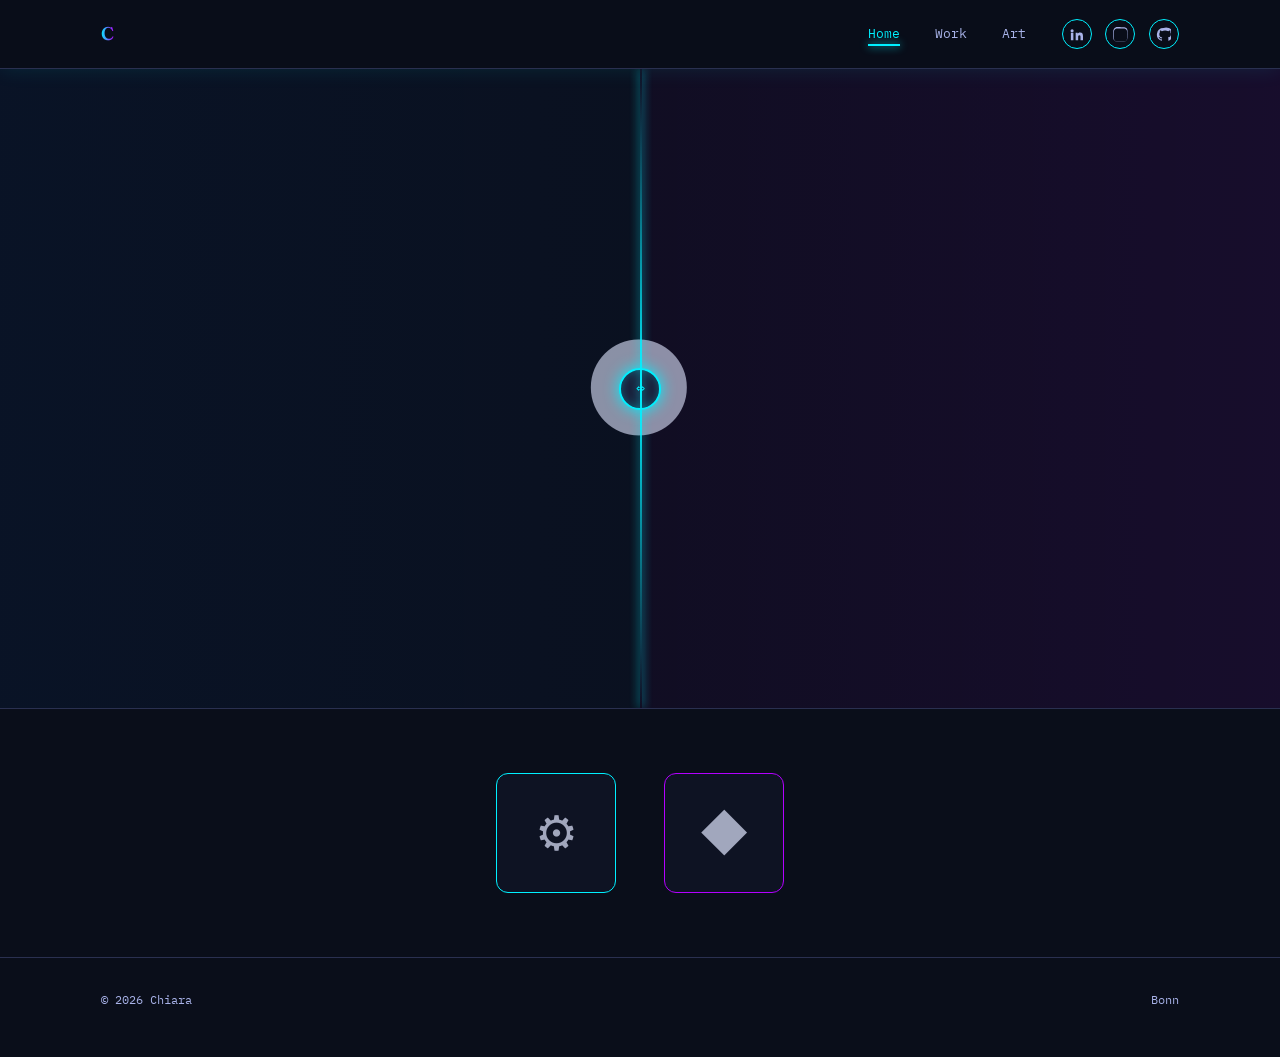
<file: index.html>
<!DOCTYPE html>
<html lang="en">
<head>
<meta charset="UTF-8" />
<meta name="viewport" content="width=device-width, initial-scale=1.0" />
<title>Chiara — Engineer / Artist</title>
<meta name="description" content="Portfolio of Chiara" />
<link rel="preconnect" href="https://fonts.googleapis.com">
<link rel="preconnect" href="https://fonts.gstatic.com" crossorigin>
<link href="https://fonts.googleapis.com/css2?family=Fraunces:ital,wght@0,500;0,600;1,500&family=Inter:wght@400;500;600&family=IBM+Plex+Mono:wght@400;500&display=swap" rel="stylesheet">
<link rel="stylesheet" href="css/style.css" />
</head>
<body>

<header class="site-header">
  <div class="wrap">
    <a class="brand" href="index.html">C</a>
    <button class="nav-toggle" id="navToggle" aria-label="Toggle navigation" aria-expanded="false">
      <svg width="18" height="18" viewBox="0 0 18 18" fill="none"><path d="M2 5h14M2 9h14M2 13h14" stroke="currentColor" stroke-width="1.4"/></svg>
    </button>
    <nav class="main-nav" id="mainNav">
      <a href="index.html" aria-current="page">Home</a>
      <a href="work.html">Work</a>
      <a href="art.html">Art</a>
      <div class="socials">
        <a href="https://www.linkedin.com/in/YOUR-HANDLE" target="_blank" rel="noopener" aria-label="LinkedIn">
          <svg viewBox="0 0 24 24" fill="currentColor"><path d="M4.98 3.5a2.5 2.5 0 1 1 0 5 2.5 2.5 0 0 1 0-5zM3 9h4v12H3zm7 0h3.8v1.7h.05c.53-1 1.83-2.05 3.77-2.05 4.03 0 4.78 2.65 4.78 6.1V21h-4v-5.1c0-1.24-.02-2.83-1.73-2.83-1.73 0-2 1.35-2 2.75V21h-4V9z"/></svg>
        </a>
        <a href="https://instagram.com/YOUR-HANDLE" target="_blank" rel="noopener" aria-label="Instagram">
          <svg viewBox="0 0 24 24" fill="currentColor"><path d="M12 2.2c3.2 0 3.58.01 4.85.07 1.17.05 1.97.24 2.43.4a4.9 4.9 0 0 1 1.77 1.15 4.9 4.9 0 0 1 1.15 1.77c.16.46.35 1.26.4 2.43.06 1.27.07 1.67.07 4.85 0 3.18 0 3.58-.07 4.85-.05 1.17-.24 1.97-.4 2.43a4.9 4.9 0 0 1-1.15 1.77 4.9 4.9 0 0 1-1.77 1.15c-.46.16-1.26.35-2.43.4-1.27.06-1.67.07-4.85.07-3.18 0-3.58 0-4.85-.07-1.17-.05-1.97-.24-2.43-.4a4.9 4.9 0 0 1-1.77-1.15 4.9 4.9 0 0 1-1.15-1.77c-.16-.46-.35-1.26-.4-2.43-.06-1.27-.07-1.67-.07-4.85 0-3.18 0-3.58.07-4.85.05-1.17.24-1.97.4-2.43a4.9 4.9 0 0 1 1.15-1.77 4.9 4.9 0 0 1 1.77-1.15c.46-.16 1.26-.35 2.43-.4 1.27-.06 1.67-.07 4.85-.07M12 0C8.74 0 8.33.01 7.05.07 5.78.13 4.94.32 4.25.6 3.53.89 2.93 1.3 2.33 1.9S1.18 3.52.89 4.24C.6 4.93.4 5.77.35 7.06.29 8.33.28 8.74.28 12s.01 3.67.07 4.95c.06 1.3.25 2.14.53 2.84.3.71.9 1.32 1.5 1.92s1.21.6 1.93.9c.7.28 1.54.47 2.84.53 1.27.05 1.68.07 4.95.07s3.68-.02 4.95-.07c1.3-.06 2.14-.25 2.84-.53.71-.3 1.32-.9 1.92-1.5s.6-1.22.9-1.93c.28-.7.47-1.54.53-2.84.05-1.27.07-1.68.07-4.95s-.02-3.68-.07-4.95c-.06-1.3-.25-2.14-.53-2.84-.3-.71-.9-1.32-1.5-1.92s-1.21-.6-1.93-.9c-.7-.28-1.54-.47-2.84-.53C15.67.3 15.26.28 12 .28z"/></svg>
        </a>
        <a href="https://github.com/YOUR-HANDLE" target="_blank" rel="noopener" aria-label="GitHub">
          <svg viewBox="0 0 24 24" fill="currentColor"><path d="M12 1.5a10.5 10.5 0 0 0-3.32 20.47c.53.1.72-.23.72-.51v-1.98c-2.93.64-3.55-1.25-3.55-1.25-.48-1.22-1.17-1.55-1.17-1.55-.96-.65.07-.64.07-.64 1.06.07 1.62 1.08 1.62 1.08.95 1.61 2.48 1.15 3.08.88.1-.68.37-1.14.67-1.41-2.35-.26-4.83-1.17-4.83-5.18 0-1.15.41-2.09 1.08-2.82-.11-.27-.47-1.35.1-2.81 0 0 .88-.28 2.88 1.07a10.06 10.06 0 0 1 5.24-1.41c1.77.01 3.56.59 5.24 1.41 2-1.35 2.88-1.07 2.88-1.07.57 1.46.21 2.54.1 2.81.67.73 1.08 1.67 1.08 2.82 0 4.02-2.48 4.91-4.84 5.16.38.33.72.97.72 1.96v2.91c0 .28.19.61.72.51A10.5 10.5 0 0 0 12 1.5z"/></svg>
        </a>
      </div>
    </nav>
  </div>
</header>

<section class="split-hero" id="splitHero" style="--split: 50%;">
  <div class="split-pane left">
    <div class="icon-block">●</div>
  </div>
  <div class="split-pane right">
    <div class="icon-block">●</div>
  </div>
  <div class="split-handle" id="splitHandle" tabindex="0" role="slider" aria-label="Reveal engineering or art side" aria-valuemin="20" aria-valuemax="80" aria-valuenow="50">
    <div class="split-grip">⇔</div>
  </div>
</section>

<section class="intro wrap">
  <div class="home-links">
    <a class="home-card tech" href="work.html">
      <div class="icon">⚙</div>
    </a>
    <a class="home-card art" href="art.html">
      <div class="icon">◆</div>
    </a>
  </div>
</section>

<footer class="site-footer">
  <div class="wrap">
    <span>© <span id="year"></span> Chiara</span>
    <span>Bonn</span>
  </div>
</footer>

<script src="js/main.js"></script>
</body>
</html>
</file>
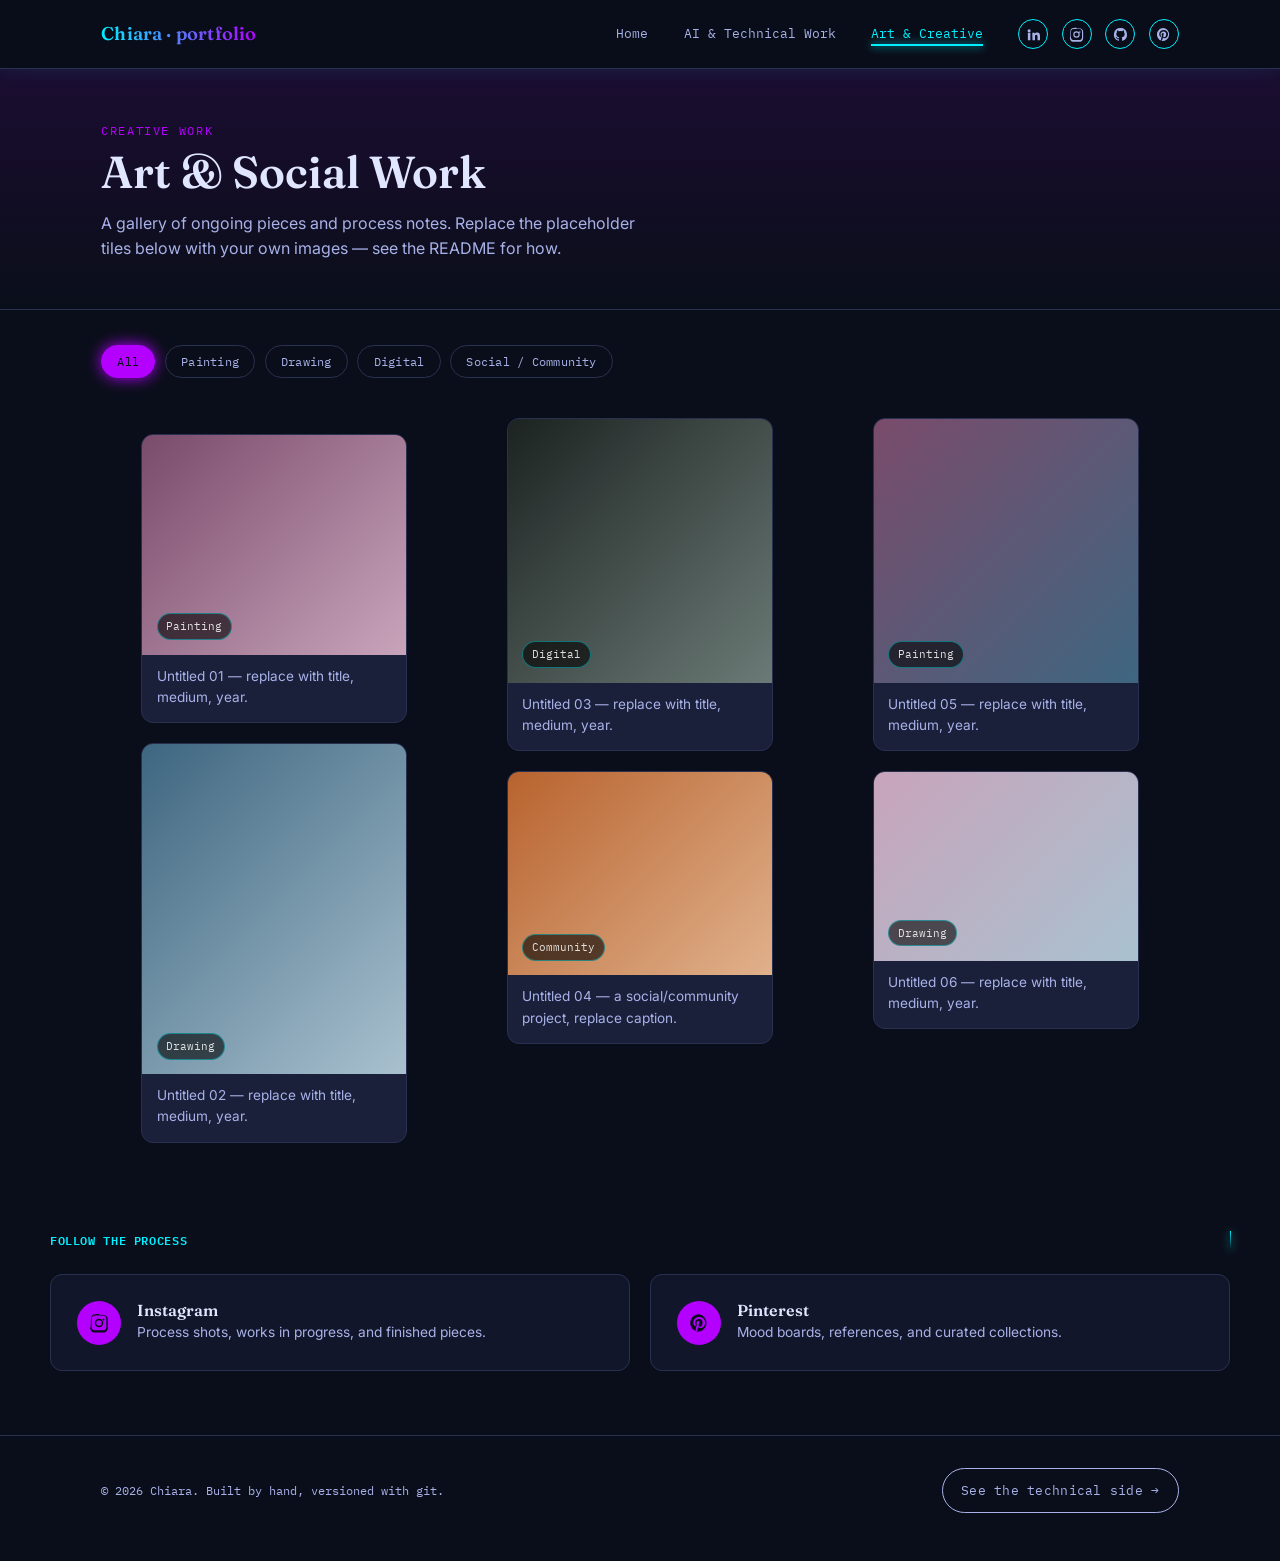
<file: art.html>
<!DOCTYPE html>
<html lang="en">
<head>
<meta charset="UTF-8" />
<meta name="viewport" content="width=device-width, initial-scale=1.0" />
<title>Art & Creative — Chiara</title>
<meta name="description" content="Chiara's art, creative practice, and social/community work." />
<link rel="preconnect" href="https://fonts.googleapis.com">
<link rel="preconnect" href="https://fonts.gstatic.com" crossorigin>
<link href="https://fonts.googleapis.com/css2?family=Fraunces:ital,wght@0,500;0,600;1,500&family=Inter:wght@400;500;600&family=IBM+Plex+Mono:wght@400;500&display=swap" rel="stylesheet">
<link rel="stylesheet" href="css/style.css" />
</head>
<body>

<header class="site-header">
  <div class="wrap">
    <a class="brand" href="index.html">Chiara <span>·</span> <span class="b">portfolio</span></a>
    <button class="nav-toggle" id="navToggle" aria-label="Toggle navigation" aria-expanded="false">
      <svg width="18" height="18" viewBox="0 0 18 18" fill="none"><path d="M2 5h14M2 9h14M2 13h14" stroke="currentColor" stroke-width="1.4"/></svg>
    </button>
    <nav class="main-nav" id="mainNav">
      <a href="index.html">Home</a>
      <a href="work.html">AI &amp; Technical Work</a>
      <a href="art.html" aria-current="page">Art &amp; Creative</a>
      <div class="socials">
        <a href="https://www.linkedin.com/in/YOUR-HANDLE" target="_blank" rel="noopener" aria-label="LinkedIn">
          <svg viewBox="0 0 24 24" fill="currentColor"><path d="M4.98 3.5a2.5 2.5 0 1 1 0 5 2.5 2.5 0 0 1 0-5zM3 9h4v12H3zm7 0h3.8v1.7h.05c.53-1 1.83-2.05 3.77-2.05 4.03 0 4.78 2.65 4.78 6.1V21h-4v-5.6c0-1.34-.02-3.06-1.87-3.06-1.87 0-2.16 1.46-2.16 2.96V21h-4z"/></svg>
        </a>
        <a href="https://instagram.com/YOUR-HANDLE" target="_blank" rel="noopener" aria-label="Instagram">
          <svg viewBox="0 0 24 24" fill="currentColor"><path d="M12 2.2c3.2 0 3.58.01 4.85.07 1.17.05 1.97.24 2.43.4a4.9 4.9 0 0 1 1.77 1.15 4.9 4.9 0 0 1 1.15 1.77c.16.46.35 1.26.4 2.43.06 1.27.07 1.65.07 4.85s-.01 3.58-.07 4.85c-.05 1.17-.24 1.97-.4 2.43a4.9 4.9 0 0 1-1.15 1.77 4.9 4.9 0 0 1-1.77 1.15c-.46.16-1.26.35-2.43.4-1.27.06-1.65.07-4.85.07s-3.58-.01-4.85-.07c-1.17-.05-1.97-.24-2.43-.4a4.9 4.9 0 0 1-1.77-1.15 4.9 4.9 0 0 1-1.15-1.77c-.16-.46-.35-1.26-.4-2.43C2.21 15.58 2.2 15.2 2.2 12s.01-3.58.07-4.85c.05-1.17.24-1.97.4-2.43a4.9 4.9 0 0 1 1.15-1.77A4.9 4.9 0 0 1 5.59 1.8c.46-.16 1.26-.35 2.43-.4C9.29 1.34 9.67 1.33 12 1.33m0 1.8c-3.17 0-3.53.01-4.77.07-.95.04-1.47.2-1.81.34-.46.18-.78.39-1.13.73-.34.35-.55.67-.73 1.13-.14.34-.3.86-.34 1.81-.06 1.24-.07 1.6-.07 4.77s.01 3.53.07 4.77c.04.95.2 1.47.34 1.81.18.46.39.78.73 1.13.35.34.67.55 1.13.73.34.14.86.3 1.81.34 1.24.06 1.6.07 4.77.07s3.53-.01 4.77-.07c.95-.04 1.47-.2 1.81-.34.46-.18.78-.39 1.13-.73.34-.35.55-.67.73-1.13.14-.34.3-.86.34-1.81.06-1.24.07-1.6.07-4.77s-.01-3.53-.07-4.77c-.04-.95-.2-1.47-.34-1.81a3.07 3.07 0 0 0-.73-1.13 3.07 3.07 0 0 0-1.13-.73c-.34-.14-.86-.3-1.81-.34-1.24-.06-1.6-.07-4.77-.07M12 6.87a5.13 5.13 0 1 1 0 10.26 5.13 5.13 0 0 1 0-10.26m0 1.8a3.33 3.33 0 1 0 0 6.66 3.33 3.33 0 0 0 0-6.66m5.34-2a1.2 1.2 0 1 1 0 2.4 1.2 1.2 0 0 1 0-2.4"/></svg>
        </a>
        <a href="https://github.com/YOUR-HANDLE" target="_blank" rel="noopener" aria-label="GitHub">
          <svg viewBox="0 0 24 24" fill="currentColor"><path d="M12 1.5a10.5 10.5 0 0 0-3.32 20.47c.53.1.72-.23.72-.51v-1.98c-2.93.64-3.55-1.25-3.55-1.25-.48-1.22-1.17-1.55-1.17-1.55-.96-.65.07-.64.07-.64 1.06.07 1.62 1.09 1.62 1.09.94 1.61 2.46 1.15 3.06.87.1-.68.37-1.15.67-1.41-2.34-.27-4.8-1.17-4.8-5.2 0-1.15.41-2.09 1.08-2.82-.11-.27-.47-1.35.1-2.81 0 0 .88-.28 2.88 1.08a10 10 0 0 1 5.25 0c2-1.36 2.88-1.08 2.88-1.08.57 1.46.21 2.54.1 2.81.68.73 1.08 1.67 1.08 2.82 0 4.04-2.47 4.92-4.82 5.18.38.33.72.97.72 1.96v2.9c0 .28.19.62.73.51A10.5 10.5 0 0 0 12 1.5z"/></svg>
        </a>
        <a href="https://pinterest.com/YOUR-HANDLE" target="_blank" rel="noopener" aria-label="Pinterest">
          <svg viewBox="0 0 24 24" fill="currentColor"><path d="M12 1.5C6.2 1.5 1.5 6.2 1.5 12c0 4.44 2.77 8.24 6.68 9.76-.09-.83-.17-2.1.04-3 .19-.81 1.22-5.18 1.22-5.18s-.31-.62-.31-1.55c0-1.45.84-2.53 1.89-2.53.89 0 1.32.67 1.32 1.47 0 .9-.57 2.24-.87 3.48-.25 1.05.52 1.9 1.55 1.9 1.86 0 3.29-1.96 3.29-4.79 0-2.5-1.8-4.25-4.36-4.25-2.97 0-4.71 2.23-4.71 4.53 0 .9.34 1.86.78 2.38a.31.31 0 0 1 .07.3c-.08.33-.26 1.05-.29 1.2-.05.2-.16.24-.37.14-1.38-.64-2.24-2.65-2.24-4.27 0-3.48 2.53-6.67 7.28-6.67 3.82 0 6.8 2.72 6.8 6.36 0 3.8-2.39 6.85-5.72 6.85-1.12 0-2.17-.58-2.53-1.27l-.69 2.62c-.25.96-.92 2.16-1.37 2.9A10.5 10.5 0 1 0 12 1.5z"/></svg>
        </a>
      </div>
    </nav>
  </div>
</header>

<section class="page-head art">
  <div class="wrap">
    <span class="eyebrow" style="color:var(--bloom);">Creative work</span>
    <h1>Art &amp; Social Work</h1>
    <p class="lede">A gallery of ongoing pieces and process notes. Replace the placeholder tiles below with your own images — see the README for how.</p>
  </div>
</section>

<section class="wrap">
  <div class="filters" id="filters">
    <button class="filter-btn active" data-filter="all">All</button>
    <button class="filter-btn" data-filter="painting">Painting</button>
    <button class="filter-btn" data-filter="drawing">Drawing</button>
    <button class="filter-btn" data-filter="digital">Digital</button>
    <button class="filter-btn" data-filter="community">Social / Community</button>
  </div>

  <div class="gallery" id="gallery">
    <!-- Placeholder tiles. Replace `data-img` swatches with real <img> tags once you add photos to /assets. -->
    <figure class="tile" data-cat="painting" style="--ar: 1.2;">
      <div class="swatch" style="background: linear-gradient(135deg,#7a4b6b,#c8a4bb);"><span>Painting</span></div>
      <figcaption>Untitled 01 — replace with title, medium, year.</figcaption>
    </figure>
    <figure class="tile" data-cat="drawing" style="--ar: 0.8;">
      <div class="swatch" style="background: linear-gradient(135deg,#3e6680,#a9c1cf);"><span>Drawing</span></div>
      <figcaption>Untitled 02 — replace with title, medium, year.</figcaption>
    </figure>
    <figure class="tile" data-cat="digital" style="--ar: 1;">
      <div class="swatch" style="background: linear-gradient(135deg,#1c2321,#6b7a76);"><span>Digital</span></div>
      <figcaption>Untitled 03 — replace with title, medium, year.</figcaption>
    </figure>
    <figure class="tile" data-cat="community" style="--ar: 1.3;">
      <div class="swatch" style="background: linear-gradient(135deg,#b8632e,#e0b18c);"><span>Community</span></div>
      <figcaption>Untitled 04 — a social/community project, replace caption.</figcaption>
    </figure>
    <figure class="tile" data-cat="painting" style="--ar: 1;">
      <div class="swatch" style="background: linear-gradient(135deg,#7a4b6b,#3e6680);"><span>Painting</span></div>
      <figcaption>Untitled 05 — replace with title, medium, year.</figcaption>
    </figure>
    <figure class="tile" data-cat="drawing" style="--ar: 1.4;">
      <div class="swatch" style="background: linear-gradient(135deg,#c8a4bb,#a9c1cf);"><span>Drawing</span></div>
      <figcaption>Untitled 06 — replace with title, medium, year.</figcaption>
    </figure>
  </div>
</section>

<section class="wrap social-embeds">
  <div class="tl-rail" style="border:none; padding:0; margin-bottom:1.5rem;">
    <div class="tl-title">Follow the process</div>
  </div>
  <div class="row">
    <a class="embed-card" href="https://instagram.com/YOUR-HANDLE" target="_blank" rel="noopener">
      <span class="icon">
        <svg viewBox="0 0 24 24" fill="currentColor"><path d="M12 2.2c3.2 0 3.58.01 4.85.07 1.17.05 1.97.24 2.43.4a4.9 4.9 0 0 1 1.77 1.15 4.9 4.9 0 0 1 1.15 1.77c.16.46.35 1.26.4 2.43.06 1.27.07 1.65.07 4.85s-.01 3.58-.07 4.85c-.05 1.17-.24 1.97-.4 2.43a4.9 4.9 0 0 1-1.15 1.77 4.9 4.9 0 0 1-1.77 1.15c-.46.16-1.26.35-2.43.4-1.27.06-1.65.07-4.85.07s-3.58-.01-4.85-.07c-1.17-.05-1.97-.24-2.43-.4a4.9 4.9 0 0 1-1.77-1.15 4.9 4.9 0 0 1-1.15-1.77c-.16-.46-.35-1.26-.4-2.43C2.21 15.58 2.2 15.2 2.2 12s.01-3.58.07-4.85c.05-1.17.24-1.97.4-2.43a4.9 4.9 0 0 1 1.15-1.77A4.9 4.9 0 0 1 5.59 1.8c.46-.16 1.26-.35 2.43-.4C9.29 1.34 9.67 1.33 12 1.33m0 1.8c-3.17 0-3.53.01-4.77.07-.95.04-1.47.2-1.81.34-.46.18-.78.39-1.13.73-.34.35-.55.67-.73 1.13-.14.34-.3.86-.34 1.81-.06 1.24-.07 1.6-.07 4.77s.01 3.53.07 4.77c.04.95.2 1.47.34 1.81.18.46.39.78.73 1.13.35.34.67.55 1.13.73.34.14.86.3 1.81.34 1.24.06 1.6.07 4.77.07s3.53-.01 4.77-.07c.95-.04 1.47-.2 1.81-.34.46-.18.78-.39 1.13-.73.34-.35.55-.67.73-1.13.14-.34.3-.86.34-1.81.06-1.24.07-1.6.07-4.77s-.01-3.53-.07-4.77c-.04-.95-.2-1.47-.34-1.81a3.07 3.07 0 0 0-.73-1.13 3.07 3.07 0 0 0-1.13-.73c-.34-.14-.86-.3-1.81-.34-1.24-.06-1.6-.07-4.77-.07M12 6.87a5.13 5.13 0 1 1 0 10.26 5.13 5.13 0 0 1 0-10.26m0 1.8a3.33 3.33 0 1 0 0 6.66 3.33 3.33 0 0 0 0-6.66m5.34-2a1.2 1.2 0 1 1 0 2.4 1.2 1.2 0 0 1 0-2.4"/></svg>
      </span>
      <span>
        <h3>Instagram</h3>
        <p>Process shots, works in progress, and finished pieces.</p>
      </span>
    </a>
    <a class="embed-card" href="https://pinterest.com/YOUR-HANDLE" target="_blank" rel="noopener">
      <span class="icon">
        <svg viewBox="0 0 24 24" fill="currentColor"><path d="M12 1.5C6.2 1.5 1.5 6.2 1.5 12c0 4.44 2.77 8.24 6.68 9.76-.09-.83-.17-2.1.04-3 .19-.81 1.22-5.18 1.22-5.18s-.31-.62-.31-1.55c0-1.45.84-2.53 1.89-2.53.89 0 1.32.67 1.32 1.47 0 .9-.57 2.24-.87 3.48-.25 1.05.52 1.9 1.55 1.9 1.86 0 3.29-1.96 3.29-4.79 0-2.5-1.8-4.25-4.36-4.25-2.97 0-4.71 2.23-4.71 4.53 0 .9.34 1.86.78 2.38a.31.31 0 0 1 .07.3c-.08.33-.26 1.05-.29 1.2-.05.2-.16.24-.37.14-1.38-.64-2.24-2.65-2.24-4.27 0-3.48 2.53-6.67 7.28-6.67 3.82 0 6.8 2.72 6.8 6.36 0 3.8-2.39 6.85-5.72 6.85-1.12 0-2.17-.58-2.53-1.27l-.69 2.62c-.25.96-.92 2.16-1.37 2.9A10.5 10.5 0 1 0 12 1.5z"/></svg>
      </span>
      <span>
        <h3>Pinterest</h3>
        <p>Mood boards, references, and curated collections.</p>
      </span>
    </a>
  </div>
</section>

<div class="lightbox" id="lightbox">
  <button class="lightbox-close" id="lightboxClose" aria-label="Close">✕</button>
  <div class="lightbox-inner">
    <div class="swatch" id="lightboxSwatch"></div>
    <div class="lightbox-body">
      <h3 id="lightboxTitle">Untitled</h3>
      <p id="lightboxCaption">Caption</p>
    </div>
  </div>
</div>

<footer class="site-footer">
  <div class="wrap">
    <span>© <span id="year"></span> Chiara. Built by hand, versioned with git.</span>
    <a class="btn ghost" href="work.html">See the technical side →</a>
  </div>
</footer>

<script src="js/main.js"></script>
</body>
</html>
</file>
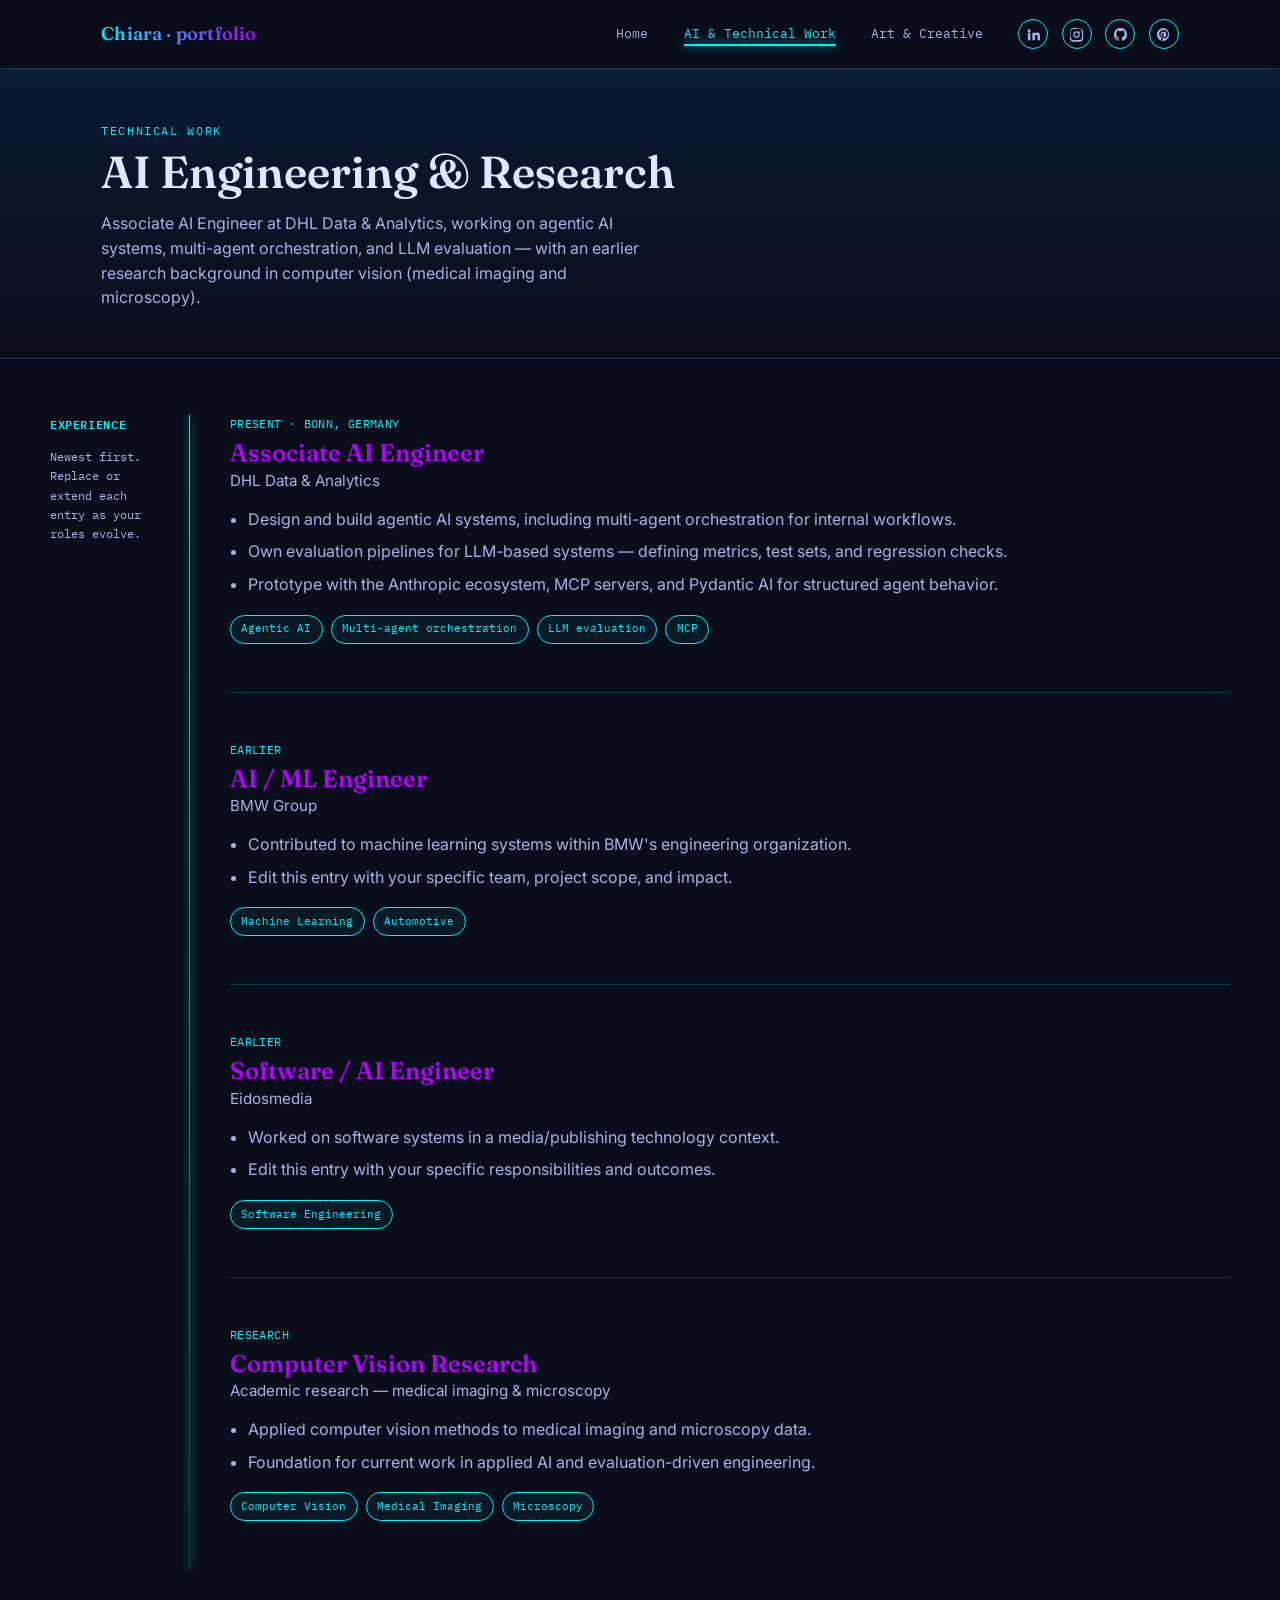
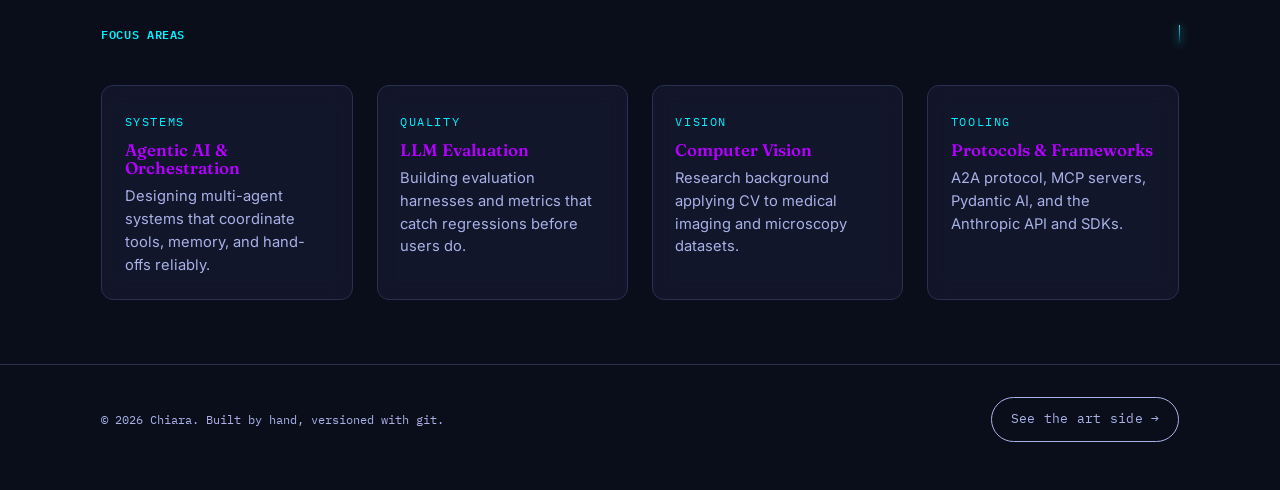
<file: work.html>
<!DOCTYPE html>
<html lang="en">
<head>
<meta charset="UTF-8" />
<meta name="viewport" content="width=device-width, initial-scale=1.0" />
<title>AI & Technical Work — Chiara</title>
<meta name="description" content="Chiara's experience in agentic AI, multi-agent orchestration, LLM evaluation, and computer vision." />
<link rel="preconnect" href="https://fonts.googleapis.com">
<link rel="preconnect" href="https://fonts.gstatic.com" crossorigin>
<link href="https://fonts.googleapis.com/css2?family=Fraunces:ital,wght@0,500;0,600;1,500&family=Inter:wght@400;500;600&family=IBM+Plex+Mono:wght@400;500&display=swap" rel="stylesheet">
<link rel="stylesheet" href="css/style.css" />
</head>
<body>

<header class="site-header">
  <div class="wrap">
    <a class="brand" href="index.html">Chiara <span>·</span> <span class="b">portfolio</span></a>
    <button class="nav-toggle" id="navToggle" aria-label="Toggle navigation" aria-expanded="false">
      <svg width="18" height="18" viewBox="0 0 18 18" fill="none"><path d="M2 5h14M2 9h14M2 13h14" stroke="currentColor" stroke-width="1.4"/></svg>
    </button>
    <nav class="main-nav" id="mainNav">
      <a href="index.html">Home</a>
      <a href="work.html" aria-current="page">AI &amp; Technical Work</a>
      <a href="art.html">Art &amp; Creative</a>
      <div class="socials">
        <a href="https://www.linkedin.com/in/YOUR-HANDLE" target="_blank" rel="noopener" aria-label="LinkedIn">
          <svg viewBox="0 0 24 24" fill="currentColor"><path d="M4.98 3.5a2.5 2.5 0 1 1 0 5 2.5 2.5 0 0 1 0-5zM3 9h4v12H3zm7 0h3.8v1.7h.05c.53-1 1.83-2.05 3.77-2.05 4.03 0 4.78 2.65 4.78 6.1V21h-4v-5.6c0-1.34-.02-3.06-1.87-3.06-1.87 0-2.16 1.46-2.16 2.96V21h-4z"/></svg>
        </a>
        <a href="https://instagram.com/YOUR-HANDLE" target="_blank" rel="noopener" aria-label="Instagram">
          <svg viewBox="0 0 24 24" fill="currentColor"><path d="M12 2.2c3.2 0 3.58.01 4.85.07 1.17.05 1.97.24 2.43.4a4.9 4.9 0 0 1 1.77 1.15 4.9 4.9 0 0 1 1.15 1.77c.16.46.35 1.26.4 2.43.06 1.27.07 1.65.07 4.85s-.01 3.58-.07 4.85c-.05 1.17-.24 1.97-.4 2.43a4.9 4.9 0 0 1-1.15 1.77 4.9 4.9 0 0 1-1.77 1.15c-.46.16-1.26.35-2.43.4-1.27.06-1.65.07-4.85.07s-3.58-.01-4.85-.07c-1.17-.05-1.97-.24-2.43-.4a4.9 4.9 0 0 1-1.77-1.15 4.9 4.9 0 0 1-1.15-1.77c-.16-.46-.35-1.26-.4-2.43C2.21 15.58 2.2 15.2 2.2 12s.01-3.58.07-4.85c.05-1.17.24-1.97.4-2.43a4.9 4.9 0 0 1 1.15-1.77A4.9 4.9 0 0 1 5.59 1.8c.46-.16 1.26-.35 2.43-.4C9.29 1.34 9.67 1.33 12 1.33m0 1.8c-3.17 0-3.53.01-4.77.07-.95.04-1.47.2-1.81.34-.46.18-.78.39-1.13.73-.34.35-.55.67-.73 1.13-.14.34-.3.86-.34 1.81-.06 1.24-.07 1.6-.07 4.77s.01 3.53.07 4.77c.04.95.2 1.47.34 1.81.18.46.39.78.73 1.13.35.34.67.55 1.13.73.34.14.86.3 1.81.34 1.24.06 1.6.07 4.77.07s3.53-.01 4.77-.07c.95-.04 1.47-.2 1.81-.34.46-.18.78-.39 1.13-.73.34-.35.55-.67.73-1.13.14-.34.3-.86.34-1.81.06-1.24.07-1.6.07-4.77s-.01-3.53-.07-4.77c-.04-.95-.2-1.47-.34-1.81a3.07 3.07 0 0 0-.73-1.13 3.07 3.07 0 0 0-1.13-.73c-.34-.14-.86-.3-1.81-.34-1.24-.06-1.6-.07-4.77-.07M12 6.87a5.13 5.13 0 1 1 0 10.26 5.13 5.13 0 0 1 0-10.26m0 1.8a3.33 3.33 0 1 0 0 6.66 3.33 3.33 0 0 0 0-6.66m5.34-2a1.2 1.2 0 1 1 0 2.4 1.2 1.2 0 0 1 0-2.4"/></svg>
        </a>
        <a href="https://github.com/YOUR-HANDLE" target="_blank" rel="noopener" aria-label="GitHub">
          <svg viewBox="0 0 24 24" fill="currentColor"><path d="M12 1.5a10.5 10.5 0 0 0-3.32 20.47c.53.1.72-.23.72-.51v-1.98c-2.93.64-3.55-1.25-3.55-1.25-.48-1.22-1.17-1.55-1.17-1.55-.96-.65.07-.64.07-.64 1.06.07 1.62 1.09 1.62 1.09.94 1.61 2.46 1.15 3.06.87.1-.68.37-1.15.67-1.41-2.34-.27-4.8-1.17-4.8-5.2 0-1.15.41-2.09 1.08-2.82-.11-.27-.47-1.35.1-2.81 0 0 .88-.28 2.88 1.08a10 10 0 0 1 5.25 0c2-1.36 2.88-1.08 2.88-1.08.57 1.46.21 2.54.1 2.81.68.73 1.08 1.67 1.08 2.82 0 4.04-2.47 4.92-4.82 5.18.38.33.72.97.72 1.96v2.9c0 .28.19.62.73.51A10.5 10.5 0 0 0 12 1.5z"/></svg>
        </a>
        <a href="https://pinterest.com/YOUR-HANDLE" target="_blank" rel="noopener" aria-label="Pinterest">
          <svg viewBox="0 0 24 24" fill="currentColor"><path d="M12 1.5C6.2 1.5 1.5 6.2 1.5 12c0 4.44 2.77 8.24 6.68 9.76-.09-.83-.17-2.1.04-3 .19-.81 1.22-5.18 1.22-5.18s-.31-.62-.31-1.55c0-1.45.84-2.53 1.89-2.53.89 0 1.32.67 1.32 1.47 0 .9-.57 2.24-.87 3.48-.25 1.05.52 1.9 1.55 1.9 1.86 0 3.29-1.96 3.29-4.79 0-2.5-1.8-4.25-4.36-4.25-2.97 0-4.71 2.23-4.71 4.53 0 .9.34 1.86.78 2.38a.31.31 0 0 1 .07.3c-.08.33-.26 1.05-.29 1.2-.05.2-.16.24-.37.14-1.38-.64-2.24-2.65-2.24-4.27 0-3.48 2.53-6.67 7.28-6.67 3.82 0 6.8 2.72 6.8 6.36 0 3.8-2.39 6.85-5.72 6.85-1.12 0-2.17-.58-2.53-1.27l-.69 2.62c-.25.96-.92 2.16-1.37 2.9A10.5 10.5 0 1 0 12 1.5z"/></svg>
        </a>
      </div>
    </nav>
  </div>
</header>

<section class="page-head tech">
  <div class="wrap">
    <span class="eyebrow" style="color:var(--signal);">Technical work</span>
    <h1>AI Engineering &amp; Research</h1>
    <p class="lede">Associate AI Engineer at DHL Data &amp; Analytics, working on agentic AI systems, multi-agent orchestration, and LLM evaluation — with an earlier research background in computer vision (medical imaging and microscopy).</p>
  </div>
</section>

<section class="wrap timeline" id="timeline">
  <div class="tl-rail">
    <div class="tl-title">Experience</div>
    <p>Newest first. Replace or extend each entry as your roles evolve.</p>
  </div>

  <div class="tl-entries">
    <article class="entry">
      <div class="role-date">Present · Bonn, Germany</div>
      <h2>Associate AI Engineer</h2>
      <div class="org">DHL Data &amp; Analytics</div>
      <ul>
        <li>Design and build agentic AI systems, including multi-agent orchestration for internal workflows.</li>
        <li>Own evaluation pipelines for LLM-based systems — defining metrics, test sets, and regression checks.</li>
        <li>Prototype with the Anthropic ecosystem, MCP servers, and Pydantic AI for structured agent behavior.</li>
      </ul>
      <div class="tag-row">
        <span class="tag">Agentic AI</span>
        <span class="tag">Multi-agent orchestration</span>
        <span class="tag">LLM evaluation</span>
        <span class="tag">MCP</span>
      </div>
    </article>

    <article class="entry">
      <div class="role-date">Earlier</div>
      <h2>AI / ML Engineer</h2>
      <div class="org">BMW Group</div>
      <ul>
        <li>Contributed to machine learning systems within BMW's engineering organization.</li>
        <li>Edit this entry with your specific team, project scope, and impact.</li>
      </ul>
      <div class="tag-row">
        <span class="tag">Machine Learning</span>
        <span class="tag">Automotive</span>
      </div>
    </article>

    <article class="entry">
      <div class="role-date">Earlier</div>
      <h2>Software / AI Engineer</h2>
      <div class="org">Eidosmedia</div>
      <ul>
        <li>Worked on software systems in a media/publishing technology context.</li>
        <li>Edit this entry with your specific responsibilities and outcomes.</li>
      </ul>
      <div class="tag-row">
        <span class="tag">Software Engineering</span>
      </div>
    </article>

    <article class="entry">
      <div class="role-date">Research</div>
      <h2>Computer Vision Research</h2>
      <div class="org">Academic research — medical imaging &amp; microscopy</div>
      <ul>
        <li>Applied computer vision methods to medical imaging and microscopy data.</li>
        <li>Foundation for current work in applied AI and evaluation-driven engineering.</li>
      </ul>
      <div class="tag-row">
        <span class="tag">Computer Vision</span>
        <span class="tag">Medical Imaging</span>
        <span class="tag">Microscopy</span>
      </div>
    </article>
  </div>
</section>

<section class="wrap">
  <div class="tl-rail" style="border:none; padding:0; margin-bottom:1.5rem;">
    <div class="tl-title">Focus areas</div>
  </div>
  <div class="skills-grid">
    <div class="skill-card">
      <span class="eyebrow">Systems</span>
      <h3>Agentic AI &amp; Orchestration</h3>
      <p>Designing multi-agent systems that coordinate tools, memory, and hand-offs reliably.</p>
    </div>
    <div class="skill-card">
      <span class="eyebrow">Quality</span>
      <h3>LLM Evaluation</h3>
      <p>Building evaluation harnesses and metrics that catch regressions before users do.</p>
    </div>
    <div class="skill-card">
      <span class="eyebrow">Vision</span>
      <h3>Computer Vision</h3>
      <p>Research background applying CV to medical imaging and microscopy datasets.</p>
    </div>
    <div class="skill-card">
      <span class="eyebrow">Tooling</span>
      <h3>Protocols &amp; Frameworks</h3>
      <p>A2A protocol, MCP servers, Pydantic AI, and the Anthropic API and SDKs.</p>
    </div>
  </div>
</section>

<footer class="site-footer">
  <div class="wrap">
    <span>© <span id="year"></span> Chiara. Built by hand, versioned with git.</span>
    <a class="btn ghost" href="art.html">See the art side →</a>
  </div>
</footer>

<script src="js/main.js"></script>
</body>
</html>
</file>
<file: css/style.css>
/* =========================================================
   Design tokens - DARK THEME
   ========================================================= */
:root {
  --ink: #0a0e1a;
  --ink-soft: #1a1f3a;
  --paper: #0a0e1a;
  --paper-dim: #1a1f3a;
  --line: #2a3050;
  --signal: #00f0ff;
  --signal-dim: #00f0ff;
  --bloom: #b300ff;
  --bloom-dim: #b300ff;

  --font-display: "Fraunces", "Iowan Old Style", serif;
  --font-body: "Inter", "Helvetica Neue", Arial, sans-serif;
  --font-mono: "IBM Plex Mono", "SFMono-Regular", Menlo, monospace;

  --max-w: 1180px;
  --pad: clamp(1.25rem, 4vw, 3.5rem);
}

* { box-sizing: border-box; }

html { scroll-behavior: smooth; }

@media (prefers-reduced-motion: reduce) {
  html { scroll-behavior: auto; }
  *, *::before, *::after {
    animation-duration: 0.01ms !important;
    animation-iteration-count: 1 !important;
    transition-duration: 0.01ms !important;
  }
}

body {
  margin: 0;
  background: var(--paper);
  color: #e0e6ff;
  font-family: var(--font-body);
  font-size: 16px;
  line-height: 1.55;
  -webkit-font-smoothing: antialiased;
}

img { max-width: 100%; display: block; }

a {
  color: inherit;
  text-decoration: none;
}

h1, h2, h3 {
  font-family: var(--font-display);
  font-weight: 600;
  line-height: 1.08;
  margin: 0;
}

.eyebrow {
  font-family: var(--font-mono);
  font-size: 0.72rem;
  letter-spacing: 0.14em;
  text-transform: uppercase;
  color: var(--signal);
}

.wrap {
  max-width: var(--max-w);
  margin: 0 auto;
  padding: 0 var(--pad);
}

/* ---------- Header ---------- */
.site-header {
  position: sticky;
  top: 0;
  z-index: 40;
  background: rgba(10, 14, 26, 0.88);
  backdrop-filter: blur(6px);
  border-bottom: 1px solid var(--line);
  box-shadow: 0 0 20px rgba(0, 240, 255, 0.1);
}

.site-header .wrap {
  display: flex;
  align-items: center;
  justify-content: space-between;
  height: 68px;
}

.brand {
  font-family: var(--font-display);
  font-weight: 600;
  font-size: 1.15rem;
  letter-spacing: 0.01em;
  background: linear-gradient(90deg, var(--signal), var(--bloom));
  -webkit-background-clip: text;
  -webkit-text-fill-color: transparent;
  background-clip: text;
}

.brand span { color: var(--signal); }

.brand span.b { color: var(--bloom); }

nav.main-nav {
  display: flex;
  align-items: center;
  gap: clamp(1rem, 3vw, 2.2rem);
  font-family: var(--font-mono);
  font-size: 0.82rem;
}

nav.main-nav a {
  color: #a8b2e8;
  transition: color 0.3s ease;
  position: relative;
}

nav.main-nav a:hover,
nav.main-nav a[aria-current="page"] {
  color: var(--signal);
}

nav.main-nav a[aria-current="page"]::after {
  content: "";
  position: absolute;
  bottom: -2px;
  left: 0;
  right: 0;
  height: 2px;
  background: var(--signal);
  box-shadow: 0 0 8px var(--signal);
}

.socials {
  display: flex;
  gap: 0.85rem;
}

.socials a {
  width: 30px;
  height: 30px;
  border: 1px solid var(--signal);
  border-radius: 50%;
  display: flex;
  align-items: center;
  justify-content: center;
  color: var(--signal);
  transition: all 0.3s ease;
}

.socials a:hover {
  background: var(--signal);
  color: var(--paper);
  box-shadow: 0 0 12px var(--signal);
}

.socials svg { width: 15px; height: 15px; }

.nav-toggle {
  display: none;
  background: none;
  border: 1px solid var(--signal);
  border-radius: 8px;
  width: 38px;
  height: 38px;
  color: var(--signal);
  cursor: pointer;
  transition: all 0.3s ease;
}

.nav-toggle:hover {
  background: var(--signal);
  color: var(--paper);
  box-shadow: 0 0 12px var(--signal);
}

/* ---------- Footer ---------- */
.site-footer {
  border-top: 1px solid var(--line);
  padding: 2rem 0 3rem;
  background: transparent;
}

.site-footer .wrap {
  display: flex;
  flex-wrap: wrap;
  gap: 1rem 2rem;
  align-items: center;
  justify-content: space-between;
  font-family: var(--font-mono);
  font-size: 0.78rem;
  color: #a8b2e8;
}

/* ---------- Buttons / chips ---------- */
.btn {
  display: inline-flex;
  align-items: center;
  gap: 0.5rem;
  font-family: var(--font-mono);
  font-size: 0.82rem;
  letter-spacing: 0.02em;
  padding: 0.7rem 1.15rem;
  border: 1px solid currentColor;
  border-radius: 999px;
  background: transparent;
  color: inherit;
  transition: all 0.3s ease;
  cursor: pointer;
  position: relative;
  overflow: hidden;
}

.btn::before {
  content: "";
  position: absolute;
  top: 0;
  left: -100%;
  width: 100%;
  height: 100%;
  background: currentColor;
  transition: left 0.3s ease;
  z-index: -1;
}

.btn:hover {
  color: var(--paper);
  box-shadow: 0 0 12px currentColor;
}

.btn:hover::before {
  left: 0;
}

/* =========================================================
   Split hero - MINIMAL
   ========================================================= */
.split-hero {
  position: relative;
  height: min(78vh, 640px);
  min-height: 420px;
  overflow: hidden;
  border-bottom: 1px solid var(--line);
  user-select: none;
}

.split-pane {
  position: absolute;
  top: 0;
  bottom: 0;
  width: 100%;
  display: flex;
  flex-direction: column;
  justify-content: center;
  align-items: center;
  padding: var(--pad);
}

.split-pane.left {
  left: 0;
  background: linear-gradient(90deg, rgba(0, 80, 180, 0.08) 0%, transparent 100%);
  color: #e0e6ff;
  clip-path: inset(0 calc(100% - var(--split, 50%)) 0 0);
}

.split-pane.right {
  left: 0;
  background: linear-gradient(270deg, rgba(179, 0, 255, 0.08) 0%, transparent 100%);
  color: #e0e6ff;
  clip-path: inset(0 0 0 var(--split, 50%));
}

.icon-block {
  font-size: 8rem;
  font-weight: 300;
  opacity: 0.6;
  letter-spacing: 2px;
}

.split-handle {
  position: absolute;
  top: 0;
  bottom: 0;
  left: var(--split, 50%);
  width: 48px;
  margin-left: -24px;
  display: flex;
  align-items: center;
  justify-content: center;
  cursor: ew-resize;
  z-index: 15;
  touch-action: none;
}

.split-handle::before {
  content: "";
  position: absolute;
  top: 0;
  bottom: 0;
  left: 50%;
  width: 2px;
  background: linear-gradient(180deg, transparent, var(--signal), transparent);
  box-shadow: 0 0 10px var(--signal);
}

.split-grip {
  width: 42px;
  height: 42px;
  border-radius: 50%;
  background: var(--ink-soft);
  border: 2px solid var(--signal);
  color: var(--signal);
  display: flex;
  align-items: center;
  justify-content: center;
  font-family: var(--font-mono);
  font-size: 0.7rem;
  box-shadow: 0 0 15px var(--signal), inset 0 0 10px rgba(0, 240, 255, 0.3);
  transition: transform 0.15s ease;
}

.split-handle:hover .split-grip,
.split-handle:focus-visible .split-grip {
  transform: scale(1.15);
  box-shadow: 0 0 25px var(--signal), inset 0 0 15px rgba(0, 240, 255, 0.5);
}

/* =========================================================
   Page specific
   ========================================================= */
.page-head {
  padding: 3rem 0 2rem;
  border-bottom: 1px solid var(--line);
  background: linear-gradient(180deg, rgba(0, 240, 255, 0.08) 0%, transparent 100%);
}

.page-head h1 {
  font-size: clamp(2rem, 4vw, 2.8rem);
  margin-top: 0.4rem;
}

.page-head .lede {
  max-width: 56ch;
  color: #a8b2e8;
  margin-top: 0.9rem;
}

.page-head.tech {
  background: linear-gradient(180deg, rgba(0, 128, 255, 0.1), transparent);
}

.page-head.art {
  background: linear-gradient(180deg, rgba(179, 0, 255, 0.1), transparent);
}

/* =========================================================
   Home section - MINIMAL
   ========================================================= */
.intro {
  padding: 4rem 0;
  display: flex;
  align-items: center;
  justify-content: center;
}

.home-links {
  display: flex;
  gap: 3rem;
  justify-content: center;
  align-items: center;
}

.home-card {
  display: flex;
  align-items: center;
  justify-content: center;
  width: 120px;
  height: 120px;
  border: 1px solid var(--line);
  border-radius: 12px;
  background: rgba(26, 31, 58, 0.3);
  transition: all 0.3s ease;
  position: relative;
}

.home-card.tech {
  border-color: var(--signal);
}

.home-card.tech:hover {
  border-color: var(--signal);
  box-shadow: 0 0 20px rgba(0, 240, 255, 0.3);
  transform: translateY(-4px);
}

.home-card.art {
  border-color: var(--bloom);
}

.home-card.art:hover {
  border-color: var(--bloom);
  box-shadow: 0 0 20px rgba(179, 0, 255, 0.3);
  transform: translateY(-4px);
}

.home-card .icon {
  font-size: 3rem;
  font-weight: 300;
  opacity: 0.7;
}

/* =========================================================
   Work page
   ========================================================= */
.timeline {
  padding: 3.5rem 0;
  display: grid;
  grid-template-columns: 140px 1fr;
  gap: 0 2.5rem;
}

@media (max-width: 720px) {
  .timeline {
    grid-template-columns: 1fr;
  }
}

.tl-rail {
  font-family: var(--font-mono);
  font-size: 0.78rem;
  color: #a8b2e8;
  border-right: 1px solid var(--line);
  padding-right: 1.5rem;
  position: relative;
}

.tl-rail::after {
  content: "";
  position: absolute;
  top: 0;
  right: -1px;
  width: 1px;
  height: 100%;
  background: linear-gradient(180deg, var(--signal) 0%, transparent 100%);
  box-shadow: 0 0 8px var(--signal);
}

@media (max-width: 720px) {
  .tl-rail {
    border-right: none;
    border-bottom: 1px solid var(--line);
    padding: 0 0 1.5rem;
  }

  .tl-rail::after {
    display: none;
  }
}

.tl-rail .tl-title {
  color: var(--signal);
  font-weight: 600;
  margin-bottom: 0.4rem;
  text-transform: uppercase;
  letter-spacing: 0.05em;
}

.entry {
  padding-bottom: 3rem;
  border-bottom: 1px solid rgba(0, 240, 255, 0.2);
  margin-bottom: 3rem;
  opacity: 0;
  transform: translateY(14px);
  transition: all 0.6s ease;
}

.entry.in-view {
  opacity: 1;
  transform: none;
}

.entry:last-child {
  border-bottom: none;
  margin-bottom: 0;
}

.entry .role-date {
  font-family: var(--font-mono);
  font-size: 0.76rem;
  color: var(--signal);
  letter-spacing: 0.03em;
  text-transform: uppercase;
}

.entry h2 {
  font-size: 1.5rem;
  margin: 0.4rem 0 0.15rem;
  color: var(--bloom);
}

.entry .org {
  color: #a8b2e8;
  font-size: 0.95rem;
  margin-bottom: 0.9rem;
}

.entry ul {
  margin: 0;
  padding-left: 1.15rem;
  color: #a8b2e8;
}

.entry li {
  margin-bottom: 0.5rem;
  transition: color 0.3s ease;
}

.entry li:hover {
  color: var(--signal);
}

.tag-row {
  display: flex;
  flex-wrap: wrap;
  gap: 0.5rem;
  margin-top: 1.1rem;
}

.tag {
  font-family: var(--font-mono);
  font-size: 0.7rem;
  border: 1px solid var(--signal);
  border-radius: 999px;
  padding: 0.3rem 0.65rem;
  color: var(--signal);
  background: rgba(0, 240, 255, 0.05);
  transition: all 0.3s ease;
}

.tag:hover {
  background: rgba(0, 240, 255, 0.15);
  box-shadow: 0 0 8px var(--signal);
}

.skills-grid {
  padding: 1rem 0 4rem;
  display: grid;
  grid-template-columns: repeat(auto-fit, minmax(220px, 1fr));
  gap: 1.5rem;
}

.skill-card {
  border: 1px solid var(--line);
  border-radius: 12px;
  padding: 1.4rem;
  background: rgba(26, 31, 58, 0.5);
  backdrop-filter: blur(10px);
  transition: all 0.3s ease;
}

.skill-card:hover {
  border-color: var(--signal);
  box-shadow: 0 0 15px rgba(0, 240, 255, 0.2);
  transform: translateY(-2px);
}

.skill-card .eyebrow {
  color: var(--signal);
}

.skill-card h3 {
  font-size: 1.05rem;
  margin: 0.5rem 0 0.5rem;
  color: var(--bloom);
}

.skill-card p {
  color: #a8b2e8;
  font-size: 0.92rem;
  margin: 0;
}

/* =========================================================
   Art page
   ========================================================= */
.filters {
  display: flex;
  flex-wrap: wrap;
  gap: 0.6rem;
  padding: 2.2rem 0 0.5rem;
}

.filter-btn {
  font-family: var(--font-mono);
  font-size: 0.76rem;
  letter-spacing: 0.02em;
  padding: 0.5rem 0.95rem;
  border-radius: 999px;
  border: 1px solid var(--line);
  color: #a8b2e8;
  background: transparent;
  cursor: pointer;
  transition: all 0.3s ease;
}

.filter-btn:hover {
  border-color: var(--bloom);
  color: var(--bloom);
}

.filter-btn.active {
  background: var(--bloom);
  border-color: var(--bloom);
  color: var(--paper);
  box-shadow: 0 0 15px var(--bloom);
}

.gallery {
  padding: 2rem 0 4.5rem;
  columns: 3 260px;
  column-gap: 1.25rem;
}

@media (max-width: 640px) {
  .gallery {
    columns: 1 260px;
  }
}

.tile {
  break-inside: avoid;
  margin-bottom: 1.25rem;
  border-radius: 12px;
  overflow: hidden;
  border: 1px solid var(--line);
  cursor: pointer;
  background: var(--ink-soft);
  transition: all 0.3s ease;
  position: relative;
}

.tile:hover {
  border-color: var(--signal);
  box-shadow: 0 0 15px rgba(0, 240, 255, 0.3);
  transform: translateY(-3px);
}

.tile .swatch {
  width: 100%;
  aspect-ratio: var(--ar, 1);
  display: flex;
  align-items: flex-end;
  padding: 0.9rem;
}

.tile .swatch span {
  font-family: var(--font-mono);
  font-size: 0.68rem;
  color: rgba(255, 255, 255, 0.85);
  background: rgba(0, 0, 0, 0.6);
  padding: 0.25rem 0.55rem;
  border-radius: 999px;
  border: 1px solid rgba(0, 240, 255, 0.4);
}

.tile figcaption {
  padding: 0.7rem 0.9rem 0.9rem;
  font-size: 0.85rem;
  color: #a8b2e8;
}

.tile[hidden] {
  display: none;
}

.lightbox {
  position: fixed;
  inset: 0;
  background: rgba(10, 14, 26, 0.95);
  display: none;
  align-items: center;
  justify-content: center;
  z-index: 100;
  padding: 2rem;
  backdrop-filter: blur(5px);
}

.lightbox.open {
  display: flex;
}

.lightbox-inner {
  background: var(--ink-soft);
  border: 1px solid var(--signal);
  border-radius: 12px;
  max-width: 640px;
  width: 100%;
  overflow: hidden;
  box-shadow: 0 0 30px var(--signal);
}

.lightbox .swatch {
  width: 100%;
  aspect-ratio: 4/3;
}

.lightbox-body {
  padding: 1.5rem 1.7rem 1.8rem;
}

.lightbox-body h3 {
  font-size: 1.2rem;
  margin-bottom: 0.3rem;
  color: var(--bloom);
}

.lightbox-body p {
  color: #a8b2e8;
  margin: 0.3rem 0 0;
}

.lightbox-close {
  position: absolute;
  top: 1.4rem;
  right: 1.4rem;
  width: 40px;
  height: 40px;
  border-radius: 50%;
  border: 1px solid var(--signal);
  color: var(--signal);
  background: rgba(10, 14, 26, 0.8);
  cursor: pointer;
  font-family: var(--font-mono);
  transition: all 0.3s ease;
  display: flex;
  align-items: center;
  justify-content: center;
}

.lightbox-close:hover {
  background: var(--signal);
  color: var(--paper);
  box-shadow: 0 0 15px var(--signal);
}

.social-embeds {
  padding: 1rem 0 4rem;
}

.social-embeds .row {
  display: grid;
  grid-template-columns: 1fr 1fr;
  gap: 1.25rem;
}

@media (max-width: 640px) {
  .social-embeds .row {
    grid-template-columns: 1fr;
  }
}

.embed-card {
  border: 1px solid var(--line);
  border-radius: 12px;
  padding: 1.6rem;
  display: flex;
  align-items: center;
  gap: 1rem;
  background: rgba(26, 31, 58, 0.5);
  transition: all 0.3s ease;
}

.embed-card:hover {
  border-color: var(--bloom);
  box-shadow: 0 0 15px rgba(179, 0, 255, 0.3);
  transform: translateY(-2px);
}

.embed-card .icon {
  width: 44px;
  height: 44px;
  border-radius: 50%;
  display: flex;
  align-items: center;
  justify-content: center;
  background: var(--bloom);
  color: var(--paper);
  flex: none;
  transition: all 0.3s ease;
}

.embed-card:hover .icon {
  box-shadow: 0 0 15px var(--bloom);
}

.embed-card .icon svg {
  width: 20px;
  height: 20px;
}

.embed-card h3 {
  font-size: 1rem;
  margin-bottom: 0.2rem;
  color: #e0e6ff;
}

.embed-card p {
  margin: 0;
  color: #a8b2e8;
  font-size: 0.86rem;
}

/* ---------- Responsive nav ---------- */
@media (max-width: 780px) {
  .nav-toggle {
    display: flex;
  }

  nav.main-nav {
    position: fixed;
    top: 68px;
    left: 0;
    right: 0;
    background: rgba(10, 14, 26, 0.95);
    border-bottom: 1px solid var(--line);
    flex-direction: column;
    align-items: flex-start;
    padding: 1.2rem var(--pad) 1.6rem;
    gap: 1rem;
    transform: translateY(-8px);
    opacity: 0;
    pointer-events: none;
    transition: opacity 0.18s ease, transform 0.18s ease;
    backdrop-filter: blur(10px);
  }

  nav.main-nav.open {
    opacity: 1;
    transform: none;
    pointer-events: auto;
  }

  .socials {
    padding-top: 0.4rem;
  }

  .home-links {
    flex-direction: column;
    gap: 1.5rem;
  }
}
</file>
